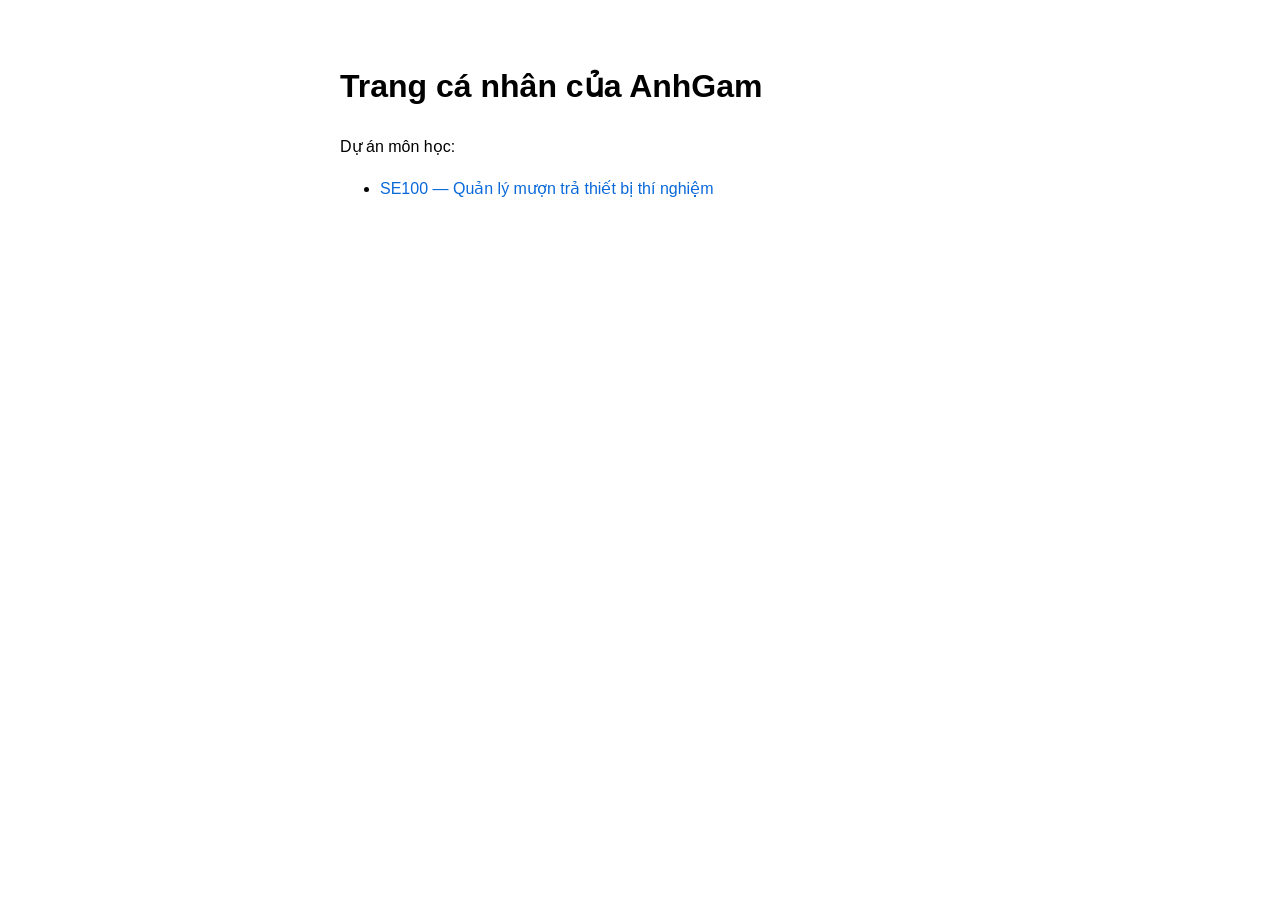
<file: index.html>
<!doctype html>
<html lang="vi">
<head>
  <meta charset="utf-8">
  <meta name="viewport" content="width=device-width, initial-scale=1">
  <title>AnhGam</title>
  <style>
    body {
      font-family: -apple-system, BlinkMacSystemFont, "Segoe UI", Roboto, sans-serif;
      padding: 40px;
      line-height: 1.6;
      max-width: 600px;
      margin: 0 auto;
    }
    a {
      color: #0969da;
      text-decoration: none;
    }
    a:hover {
      text-decoration: underline;
    }
  </style>
</head>
<body>
  <h1>Trang cá nhân của AnhGam</h1>
  <p>Dự án môn học:</p>
  <ul>
    <li><a href="se100/">SE100 — Quản lý mượn trả thiết bị thí nghiệm</a></li>
  </ul>
</body>
</html>
</file>
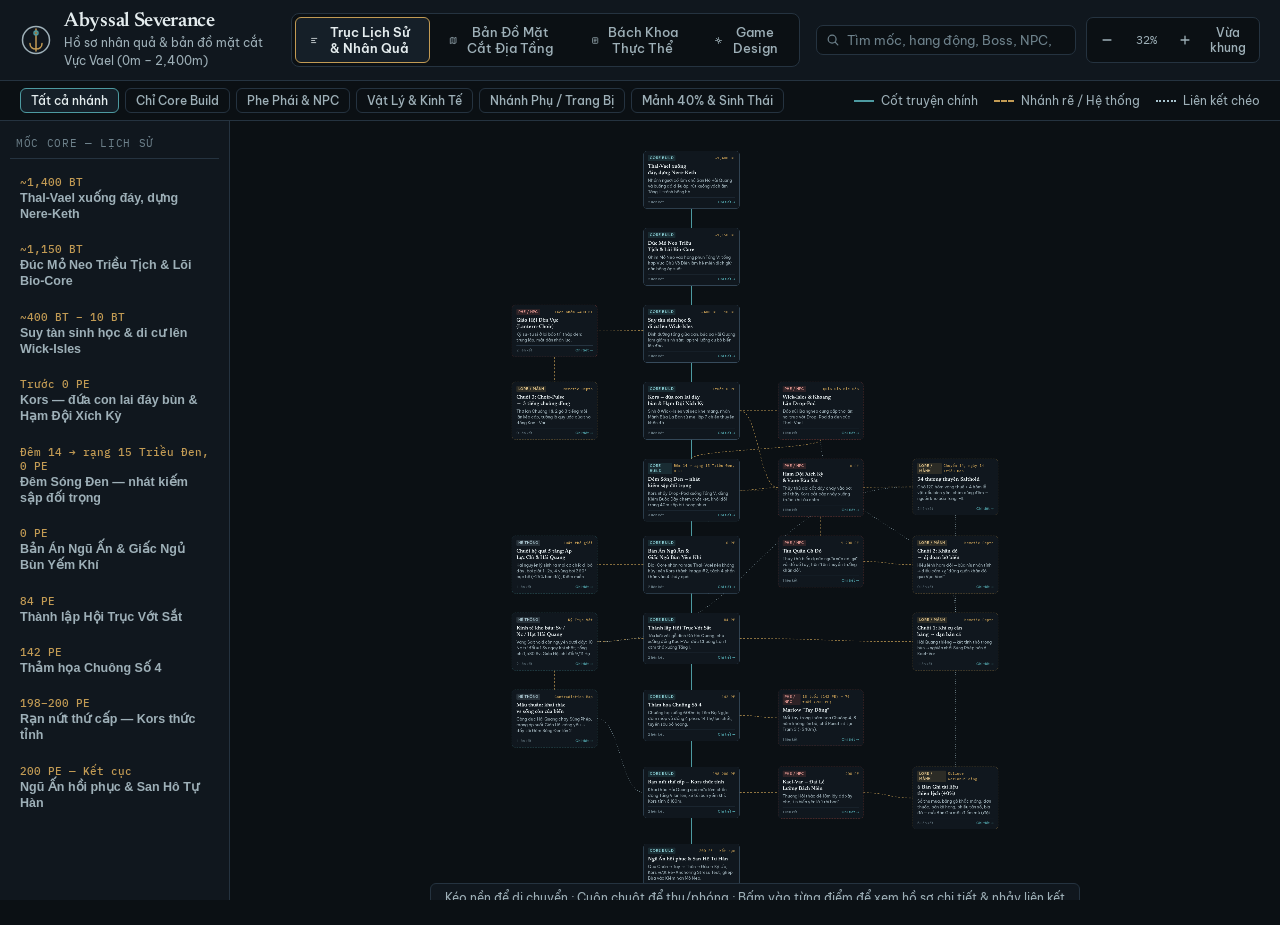
<file: abyssal-severance/index.html>
<!DOCTYPE html>
<html lang="vi">
<head>
  <meta charset="UTF-8" />
  <meta name="viewport" content="width=device-width, initial-scale=1.0" />
  <title>Abyssal Severance — Hồ Sơ Địa Tầng &amp; Nhân Quả</title>
  <link rel="preconnect" href="https://fonts.googleapis.com" />
  <link rel="preconnect" href="https://fonts.gstatic.com" crossorigin />
  <link href="https://fonts.googleapis.com/css2?family=Be+Vietnam+Pro:wght@400;500;600;700&family=IBM+Plex+Mono:wght@400;500;600&family=Newsreader:opsz,wght@6..72,500;6..72,600&display=swap" rel="stylesheet" />
  <link rel="stylesheet" href="styles.css" />
</head>
<body>
  <header class="topbar">
    <div class="brand">
      <svg class="brand-sigil" width="32" height="32" viewBox="0 0 32 32" fill="none" aria-hidden="true">
        <circle cx="16" cy="16" r="13.5" stroke="currentColor" stroke-width="1.5" />
        <path d="M16 5V27M10 19.5C10 23 12.6 25 16 25C19.4 25 22 23 22 19.5" stroke="#c29b54" stroke-width="1.5" stroke-linecap="round" />
        <circle cx="16" cy="9" r="2" stroke="#4d9aa1" stroke-width="1.5" />
      </svg>
      <div class="brand-text">
        <h1>Abyssal Severance</h1>
        <p class="subtitle">Hồ sơ nhân quả &amp; bản đồ mặt cắt Vực Vael (0m – 2,400m)</p>
      </div>
    </div>

    <nav class="tab-switcher" role="tablist" aria-label="Chế độ xem">
      <button class="tab-btn active" data-tab="timeline" role="tab" aria-selected="true">
        <svg width="15" height="15" viewBox="0 0 16 16" fill="none" aria-hidden="true">
          <path d="M3 4H13M3 8H9M3 12H11" stroke="currentColor" stroke-width="1.5" stroke-linecap="round" />
        </svg>
        <span>Trục Lịch Sử &amp; Nhân Quả</span>
      </button>
      <button class="tab-btn" data-tab="map" role="tab" aria-selected="false">
        <svg width="15" height="15" viewBox="0 0 16 16" fill="none" aria-hidden="true">
          <path d="M2.5 3.5L6 2L10 3.5L13.5 2V12.5L10 14L6 12.5L2.5 14V3.5Z" stroke="currentColor" stroke-width="1.4" stroke-linejoin="round" />
          <path d="M6 2V12.5M10 3.5V14" stroke="currentColor" stroke-width="1.2" />
        </svg>
        <span>Bản Đồ Mặt Cắt Địa Tầng</span>
      </button>
      <button class="tab-btn" data-tab="codex" role="tab" aria-selected="false">
        <svg width="15" height="15" viewBox="0 0 16 16" fill="none" aria-hidden="true">
          <rect x="3" y="2.5" width="10" height="11" rx="1.5" stroke="currentColor" stroke-width="1.4" />
          <path d="M6 5.5H10M6 8H10M6 10.5H8.5" stroke="currentColor" stroke-width="1.3" stroke-linecap="round" />
        </svg>
        <span>Bách Khoa Thực Thể</span>
      </button>
      <button class="tab-btn" data-tab="design" role="tab" aria-selected="false">
        <svg width="15" height="15" viewBox="0 0 16 16" fill="none" aria-hidden="true">
          <circle cx="8" cy="8" r="2" stroke="currentColor" stroke-width="1.4" />
          <path d="M8 6V2.5M8 10V13.5M6 8H2.5M10 8H13.5M6.6 6.6L4 4M9.4 9.4L12 12" stroke="currentColor" stroke-width="1.3" stroke-linecap="round" />
        </svg>
        <span>Game Design</span>
      </button>
    </nav>

    <div class="toolbar-actions">
      <div class="search-wrap">
        <svg class="search-icon" width="14" height="14" viewBox="0 0 16 16" fill="none" aria-hidden="true">
          <circle cx="7" cy="7" r="4.5" stroke="currentColor" stroke-width="1.4" />
          <path d="M10.5 10.5L13.5 13.5" stroke="currentColor" stroke-width="1.4" stroke-linecap="round" />
        </svg>
        <input id="search-input" type="search" placeholder="Tìm mốc, hang động, Boss, NPC, độ sâu..." autocomplete="off" />
        <div id="search-results" class="search-results hidden"></div>
      </div>
      <div class="zoom-controls" aria-label="Thu phóng bản đồ">
        <button id="btn-zoom-out" type="button" title="Thu nhỏ" aria-label="Thu nhỏ">
          <svg width="14" height="14" viewBox="0 0 16 16" fill="none"><path d="M3.5 8H12.5" stroke="currentColor" stroke-width="1.5" stroke-linecap="round" /></svg>
        </button>
        <span id="zoom-label">100%</span>
        <button id="btn-zoom-in" type="button" title="Phóng to" aria-label="Phóng to">
          <svg width="14" height="14" viewBox="0 0 16 16" fill="none"><path d="M8 3.5V12.5M3.5 8H12.5" stroke="currentColor" stroke-width="1.5" stroke-linecap="round" /></svg>
        </button>
        <button id="btn-fit" type="button" title="Căn vừa màn hình">Vừa khung</button>
      </div>
    </div>
  </header>

  <div class="filter-bar">
    <div class="filter-group" id="filter-group-timeline">
      <button class="filter-pill active" data-filter="all">Tất cả nhánh</button>
      <button class="filter-pill" data-filter="core-only">Chỉ Core Build</button>
      <button class="filter-pill" data-filter="faction">Phe Phái &amp; NPC</button>
      <button class="filter-pill" data-filter="system">Vật Lý &amp; Kinh Tế</button>
      <button class="filter-pill" data-filter="branch">Nhánh Phụ / Trang Bị</button>
      <button class="filter-pill" data-filter="lore">Mảnh 40% &amp; Sinh Thái</button>
    </div>

    <div class="filter-group hidden" id="filter-group-map">
      <button class="map-layer-pill active" data-layer="all">Toàn mặt cắt</button>
      <button class="map-layer-pill" data-layer="regions">Vùng &amp; Hang</button>
      <button class="map-layer-pill" data-layer="stations">Chuông &amp; NPC</button>
      <button class="map-layer-pill" data-layer="bosses">Đấu trường Boss</button>
      <button class="map-layer-pill" data-layer="fragments">Mảnh 40% &amp; Kho báu</button>
    </div>

    <div class="filter-group hidden" id="filter-group-codex">
      <button class="codex-filter-pill active" data-cat="all">Tất cả (77)</button>
      <button class="codex-filter-pill" data-cat="material">Vật liệu (12)</button>
      <button class="codex-filter-pill" data-cat="character">Nhân vật &amp; Boss (11)</button>
      <button class="codex-filter-pill" data-cat="mob">Quái vật (14)</button>
      <button class="codex-filter-pill" data-cat="gear">Trang bị (5)</button>
      <button class="codex-filter-pill" data-cat="vessel">Hóa Hình (5)</button>
      <button class="codex-filter-pill" data-cat="poi">Địa điểm (30)</button>
    </div>

    <div class="filter-group hidden" id="filter-group-design">
      <button class="design-filter-pill active" data-status="all">Tất cả quyết định</button>
      <button class="design-filter-pill" data-status="locked">Đã chốt</button>
      <button class="design-filter-pill" data-status="open">Đề xuất / chưa chốt</button>
    </div>

    <div class="legend" id="legend-timeline">
      <span class="legend-item"><i class="line-core"></i> Cốt truyện chính</span>
      <span class="legend-item"><i class="line-branch"></i> Nhánh rẽ / Hệ thống</span>
      <span class="legend-item"><i class="line-loop"></i> Liên kết chéo</span>
    </div>

    <div class="legend hidden" id="legend-map">
      <span class="legend-item"><i class="line-cable"></i> Cáp tời</span>
      <span class="legend-item"><i class="line-shortcut"></i> Lối tắt vòng lặp</span>
      <span class="legend-item"><i class="line-swim"></i> Bơi 360°</span>
      <span class="legend-item"><i class="line-gate"></i> Cổng phong ấn</span>
    </div>
  </div>

  <main class="workspace">
    <aside class="quick-nav" id="quick-nav" aria-label="Điều hướng nhanh"></aside>

    <section class="viewport" id="viewport">
      <div class="canvas-stage" id="canvas-stage">
        <svg class="map-underlay hidden" id="map-underlay" aria-hidden="true"></svg>
        <svg class="edges-svg" id="edges-svg"></svg>
        <div class="nodes-layer" id="nodes-layer"></div>
      </div>

      <div class="hint-bar" id="hint-pill">
        Kéo nền để di chuyển · Cuộn chuột để thu/phóng · Bấm vào từng điểm để xem hồ sơ chi tiết &amp; nhảy liên kết
      </div>
    </section>

    <section class="codex-view hidden" id="codex-view" aria-label="Bách Khoa Thực Thể"></section>

    <aside class="detail-drawer hidden" id="detail-drawer" aria-live="polite">
      <div class="drawer-header">
        <div class="drawer-nav-row">
          <button id="btn-history-back" class="icon-btn hidden" type="button">← Quay lại</button>
          <button id="btn-close-drawer" class="icon-btn" type="button" title="Đóng bảng chi tiết" aria-label="Đóng bảng chi tiết">Đóng</button>
        </div>
        <div id="drawer-badges" class="drawer-badges"></div>
        <h2 id="drawer-title"></h2>
        <p id="drawer-subtitle" class="drawer-subtitle"></p>
      </div>
      <div id="drawer-body" class="drawer-body"></div>
    </aside>
  </main>

  <script src="data-timeline.js"></script>
  <script src="data-map.js"></script>
  <script src="data-entities.js"></script>
  <script src="data-design.js"></script>
  <script src="app.js"></script>
</body>
</html>
</file>
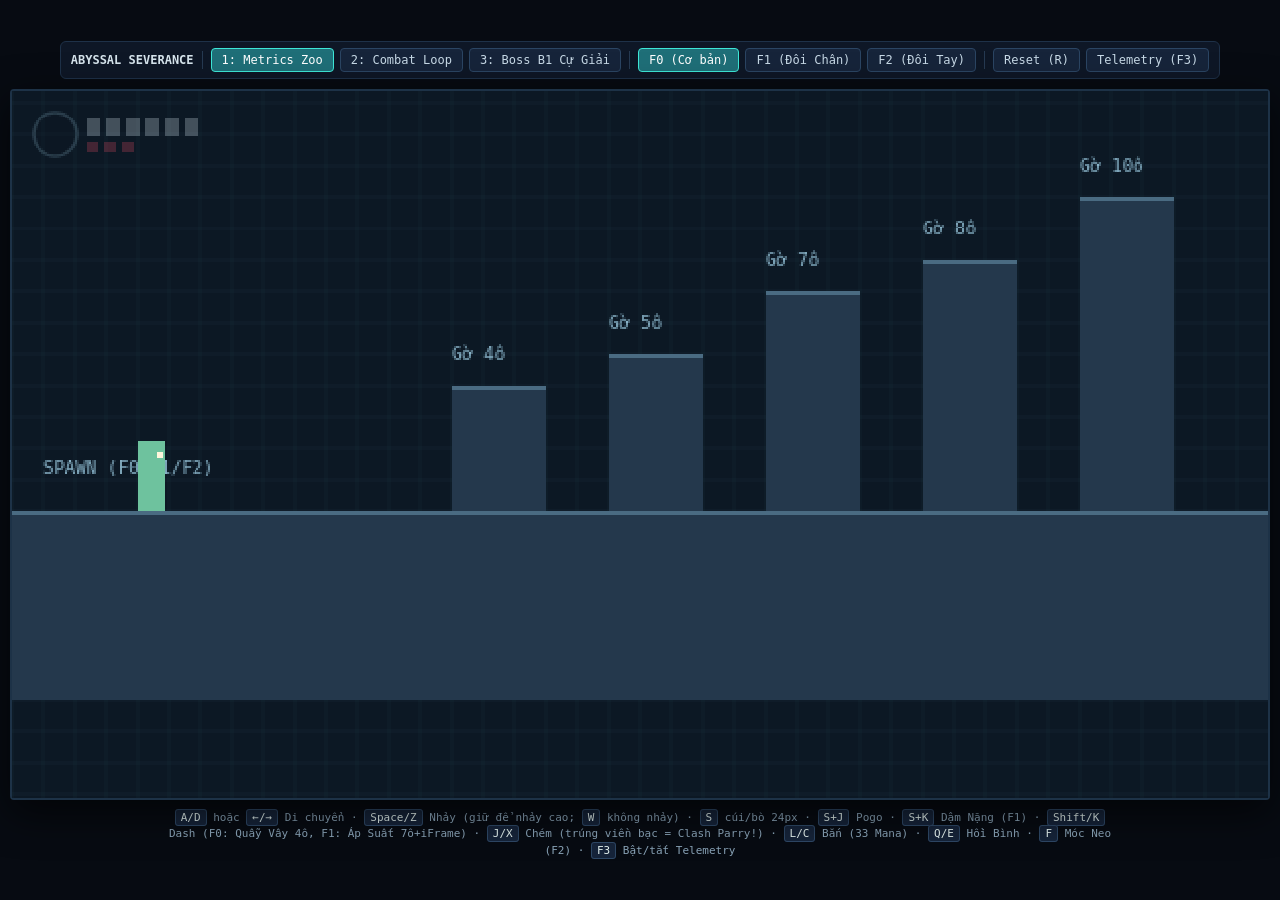
<file: abyssal-severance/greybox/index.html>
<!DOCTYPE html>
<html lang="vi">
<head>
<meta charset="UTF-8">
<meta name="viewport" content="width=device-width,initial-scale=1">
<title>Abyssal Severance — Greybox 1–3 (640×360 Pixel-Perfect)</title>
<style>
  * { box-sizing: border-box; margin: 0; padding: 0; }
  body {
    background: #070b12; color: #d6e4ec; font-family: ui-monospace, SFMono-Regular, Consolas, monospace;
    display: flex; flex-direction: column; align-items: center; justify-content: center; min-height: 100vh; gap: 10px;
    user-select: none;
  }
  .bar {
    display: flex; flex-wrap: wrap; gap: 6px; align-items: center; justify-content: center;
    background: #0e1726; border: 1px solid #1e3148; padding: 6px 10px; border-radius: 6px; font-size: 12px;
  }
  .bar button {
    background: #16243a; color: #c7d9e6; border: 1px solid #2b4563; padding: 4px 10px; border-radius: 4px;
    cursor: pointer; font: inherit;
  }
  .bar button:hover { background: #1f3350; }
  .bar button.active { background: #1f6f78; border-color: #3ee8d8; color: #fff; }
  .sep { width: 1px; height: 18px; background: #263a52; margin: 0 2px; }
  #stage-wrap {
    position: relative; background: #000; border: 2px solid #1d3247; border-radius: 4px;
    box-shadow: 0 12px 40px rgba(0,0,0,.65); line-height: 0;
  }
  canvas {
    display: block;
    width: min(1280px, calc(100vw - 24px), calc((100vh - 110px) * 16 / 9));
    aspect-ratio: 16 / 9; height: auto;
    image-rendering: pixelated; image-rendering: crisp-edges;
  }
  .keys { font-size: 11px; color: #8aa4b8; text-align: center; max-width: 960px; line-height: 1.5; }
  kbd { background: #16243a; border: 1px solid #2e4866; padding: 1px 5px; border-radius: 3px; color: #e6f4f1; }
</style>
</head>
<body>
  <div class="bar">
    <strong>ABYSSAL SEVERANCE</strong>
    <span class="sep"></span>
    <button data-scene="zoo" class="active">1: Metrics Zoo</button>
    <button data-scene="combat">2: Combat Loop</button>
    <button data-scene="boss1">3: Boss B1 Cự Giải</button>
    <span class="sep"></span>
    <button data-form="F0" class="active">F0 (Cơ bản)</button>
    <button data-form="F1">F1 (Đôi Chân)</button>
    <button data-form="F2">F2 (Đôi Tay)</button>
    <span class="sep"></span>
    <button id="btn-reset">Reset (R)</button>
    <button id="btn-hud">Telemetry (F3)</button>
  </div>
  <div id="stage-wrap">
    <canvas id="game" width="640" height="360"></canvas>
  </div>
  <div class="keys">
    <kbd>A/D</kbd> hoặc <kbd>←/→</kbd> Di chuyển · <kbd>Space/Z</kbd> Nhảy (giữ để nhảy cao; <kbd>W</kbd> không nhảy) · <kbd>S</kbd> cúi/bò 24px · <kbd>S+J</kbd> Pogo · <kbd>S+K</kbd> Dậm Nặng (F1) ·
    <kbd>Shift/K</kbd> Dash (F0: Quẫy Vây 4ô, F1: Áp Suất 7ô+iFrame) · <kbd>J/X</kbd> Chém (trúng viền bạc = Clash Parry!) ·
    <kbd>L/C</kbd> Bắn (33 Mana) · <kbd>Q/E</kbd> Hồi Bình · <kbd>F</kbd> Móc Neo (F2) · <kbd>F3</kbd> Bật/tắt Telemetry
  </div>
  <script src="game.js"></script>
</body>
</html>
</file>
<file: abyssal-severance/styles.css>
:root {
  --bg-ground: #0b1014;
  --bg-surface: #10171e;
  --bg-elevated: #151f28;
  --bg-hover: #1b2733;
  --border: #253340;
  --border-strong: #374b5c;

  --ink: #e4ecee;
  --ink-muted: #9eb0b8;
  --ink-dim: #6e828c;

  --accent-brass: #c29b54;
  --accent-teal: #4d9aa1;
  --accent-rust: #b8534b;
  --accent-salt: #a7c2cc;
  --accent-amber: #c97b3b;

  --font-display: "Newsreader", Georgia, serif;
  --font-sans: "Be Vietnam Pro", system-ui, -apple-system, sans-serif;
  --font-mono: "IBM Plex Mono", ui-monospace, monospace;

  --ease-out: cubic-bezier(0.22, 1, 0.36, 1);
}

*, *::before, *::after {
  box-sizing: border-box;
  margin: 0;
  padding: 0;
}

::selection {
  background: rgba(194, 155, 84, 0.28);
  color: var(--ink);
}

::-webkit-scrollbar {
  width: 8px;
  height: 8px;
}

::-webkit-scrollbar-track {
  background: var(--bg-ground);
}

::-webkit-scrollbar-thumb {
  background: var(--border-strong);
  border-radius: 4px;
}

::-webkit-scrollbar-thumb:hover {
  background: var(--ink-dim);
}

:focus-visible {
  outline: 2px solid var(--accent-brass);
  outline-offset: 2px;
}

html, body {
  height: 100%;
  overflow: hidden;
  background: var(--bg-ground);
  color: var(--ink);
  font-family: var(--font-sans);
  font-size: 14px;
  line-height: 1.5;
  -webkit-font-smoothing: antialiased;
}

/* Top Bar */
.topbar {
  display: flex;
  align-items: center;
  justify-content: space-between;
  gap: 16px;
  padding: 10px 20px;
  background: var(--bg-surface);
  border-bottom: 1px solid var(--border);
  position: relative;
  z-index: 30;
}

.brand {
  display: flex;
  align-items: center;
  gap: 12px;
  min-width: 0;
}

.brand-sigil {
  color: var(--ink-muted);
  flex-shrink: 0;
}

.brand-text h1 {
  font-family: var(--font-display);
  font-size: 20px;
  font-weight: 600;
  letter-spacing: -0.015em;
  line-height: 1.15;
  color: var(--ink);
  text-wrap: balance;
}

.subtitle {
  font-size: 12px;
  color: var(--ink-muted);
  margin-top: 1px;
  text-wrap: pretty;
}

/* Tabs */
.tab-switcher {
  display: flex;
  background: var(--bg-ground);
  padding: 3px;
  border-radius: 8px;
  border: 1px solid var(--border);
  gap: 4px;
}

.tab-btn {
  border: 1px solid transparent;
  background: transparent;
  color: var(--ink-muted);
  padding: 6px 14px;
  border-radius: 6px;
  font-family: var(--font-sans);
  font-size: 13px;
  font-weight: 500;
  cursor: pointer;
  display: inline-flex;
  align-items: center;
  gap: 7px;
  transition: background-color 0.16s var(--ease-out), color 0.16s var(--ease-out), border-color 0.16s var(--ease-out);
}

.tab-btn:hover {
  color: var(--ink);
  background: var(--bg-elevated);
}

.tab-btn.active {
  background: var(--bg-elevated);
  color: var(--ink);
  border-color: var(--accent-brass);
  font-weight: 600;
}

/* Search & Zoom */
.toolbar-actions {
  display: flex;
  align-items: center;
  gap: 10px;
}

.search-wrap {
  position: relative;
}

.search-icon {
  position: absolute;
  left: 10px;
  top: 50%;
  transform: translateY(-50%);
  color: var(--ink-dim);
  pointer-events: none;
}

#search-input {
  width: 260px;
  padding: 6px 11px 6px 30px;
  border-radius: 7px;
  border: 1px solid var(--border);
  background: var(--bg-ground);
  color: var(--ink);
  font-family: var(--font-sans);
  font-size: 13px;
}

#search-input::placeholder {
  color: var(--ink-dim);
}

#search-input:focus {
  border-color: var(--accent-teal);
  outline: none;
}

.search-results {
  position: absolute;
  top: calc(100% + 6px);
  right: 0;
  width: 360px;
  max-height: 340px;
  overflow-y: auto;
  background: var(--bg-surface);
  border: 1px solid var(--border-strong);
  border-radius: 8px;
  box-shadow: 0 14px 30px rgba(0, 0, 0, 0.5);
  z-index: 60;
}

.search-item {
  padding: 9px 12px;
  border-bottom: 1px solid var(--border);
  cursor: pointer;
  display: flex;
  flex-direction: column;
  gap: 2px;
}

.search-item:last-child {
  border-bottom: none;
}

.search-item:hover {
  background: var(--bg-elevated);
}

.search-item-title {
  font-size: 13px;
  font-weight: 600;
  color: var(--ink);
}

.search-item-meta {
  font-size: 11.5px;
  color: var(--ink-muted);
}

.zoom-controls {
  display: flex;
  align-items: center;
  gap: 2px;
  background: var(--bg-ground);
  border: 1px solid var(--border);
  border-radius: 7px;
  padding: 3px 5px;
}

.zoom-controls button {
  background: transparent;
  border: none;
  color: var(--ink-muted);
  padding: 4px 8px;
  border-radius: 5px;
  cursor: pointer;
  font-family: var(--font-sans);
  font-size: 12px;
  font-weight: 500;
  display: inline-flex;
  align-items: center;
}

.zoom-controls button:hover {
  color: var(--ink);
  background: var(--bg-elevated);
}

#zoom-label {
  font-family: var(--font-mono);
  font-variant-numeric: tabular-nums;
  font-size: 11.5px;
  color: var(--ink-muted);
  min-width: 44px;
  text-align: center;
}

/* Filter Bar */
.filter-bar {
  display: flex;
  align-items: center;
  justify-content: space-between;
  gap: 12px;
  padding: 7px 20px;
  background: var(--bg-ground);
  border-bottom: 1px solid var(--border);
  font-size: 12px;
  flex-wrap: wrap;
}

.filter-group {
  display: flex;
  align-items: center;
  gap: 6px;
  flex-wrap: wrap;
}

.filter-pill, .map-layer-pill, .codex-filter-pill, .design-filter-pill {
  border: 1px solid var(--border);
  background: transparent;
  color: var(--ink-muted);
  padding: 4px 10px;
  border-radius: 6px;
  font-family: var(--font-sans);
  font-size: 12px;
  font-weight: 500;
  cursor: pointer;
  transition: border-color 0.14s var(--ease-out), color 0.14s var(--ease-out), background-color 0.14s var(--ease-out);
}

.filter-pill:hover, .map-layer-pill:hover, .codex-filter-pill:hover, .design-filter-pill:hover {
  color: var(--ink);
  border-color: var(--border-strong);
}

.filter-pill.active, .map-layer-pill.active, .codex-filter-pill.active, .design-filter-pill.active {
  background: var(--bg-elevated);
  border-color: var(--accent-teal);
  color: var(--ink);
}

.legend {
  display: flex;
  align-items: center;
  gap: 16px;
  color: var(--ink-muted);
  font-size: 12px;
}

.legend-item {
  display: inline-flex;
  align-items: center;
  gap: 7px;
}

.line-core, .line-branch, .line-loop, .line-cable, .line-shortcut, .line-swim, .line-gate {
  display: inline-block;
  width: 20px;
  height: 0;
}

.line-core { border-top: 2.5px solid var(--accent-teal); }
.line-branch { border-top: 2px dashed var(--accent-brass); }
.line-loop { border-top: 2px dotted var(--accent-salt); }
.line-cable { border-top: 2px solid var(--accent-brass); }
.line-shortcut { border-top: 2px dashed var(--accent-amber); }
.line-swim { border-top: 2.5px solid var(--accent-teal); }
.line-gate { border-top: 2.5px solid var(--accent-rust); }

/* Workspace Layout */
.workspace {
  position: relative;
  height: calc(100vh - 96px);
  display: flex;
  overflow: hidden;
}

/* Quick Nav Left */
.quick-nav {
  width: 230px;
  flex-shrink: 0;
  background: var(--bg-surface);
  border-right: 1px solid var(--border);
  padding: 12px 10px;
  overflow-y: auto;
  display: flex;
  flex-direction: column;
  gap: 4px;
  z-index: 15;
}

.quick-nav-title {
  font-family: var(--font-mono);
  font-size: 11px;
  text-transform: uppercase;
  letter-spacing: 0.06em;
  color: var(--ink-dim);
  padding: 2px 6px 6px;
  border-bottom: 1px solid var(--border);
  margin-bottom: 4px;
}

.quick-item {
  text-align: left;
  background: transparent;
  border: 1px solid transparent;
  border-radius: 6px;
  padding: 7px 9px;
  color: var(--ink-muted);
  cursor: pointer;
  transition: background-color 0.14s var(--ease-out), border-color 0.14s var(--ease-out), color 0.14s var(--ease-out);
}

.quick-item:hover, .quick-item.active {
  background: var(--bg-elevated);
  border-color: var(--border-strong);
  color: var(--ink);
}

.quick-item.active {
  border-color: var(--accent-brass);
}

.quick-item-tag {
  display: block;
  font-family: var(--font-mono);
  font-variant-numeric: tabular-nums;
  font-size: 11px;
  color: var(--accent-brass);
  font-weight: 500;
  margin-bottom: 1px;
}

.quick-item-name {
  font-size: 12.5px;
  font-weight: 600;
  line-height: 1.3;
}

/* Viewport & Canvas */
.viewport {
  flex: 1;
  position: relative;
  overflow: hidden;
  cursor: grab;
  background-color: var(--bg-ground);
}

.viewport.dragging {
  cursor: grabbing;
}

.canvas-stage {
  position: absolute;
  top: 0;
  left: 0;
  transform-origin: 0 0;
  will-change: transform;
}

.map-underlay, .edges-svg {
  position: absolute;
  top: 0;
  left: 0;
  pointer-events: none;
  overflow: visible;
}

.edge-path {
  fill: none;
  transition: opacity 0.18s var(--ease-out);
}

.edge-core {
  stroke: var(--accent-teal);
  stroke-width: 2.5;
}

.edge-branch {
  stroke: var(--accent-brass);
  stroke-width: 1.8;
  stroke-dasharray: 6 5;
  opacity: 0.78;
}

.edge-loop {
  stroke: var(--accent-salt);
  stroke-width: 1.6;
  stroke-dasharray: 2 5;
  opacity: 0.72;
}

.edge-dimmed {
  opacity: 0.14 !important;
}

.edge-highlight {
  opacity: 1 !important;
  stroke-width: 3.2 !important;
  stroke: var(--accent-brass) !important;
}

/* Tree Nodes (Tab 1) */
.nodes-layer {
  position: absolute;
  top: 0;
  left: 0;
}

.tree-node {
  position: absolute;
  border-radius: 10px;
  padding: 11px 13px;
  cursor: pointer;
  user-select: none;
  transition: transform 0.14s var(--ease-out), border-color 0.14s var(--ease-out), opacity 0.18s var(--ease-out);
}

.tree-node.is-core {
  width: 300px;
  background: var(--bg-surface);
  border: 1px solid var(--border-strong);
}

.tree-node.is-branch {
  width: 266px;
  background: var(--bg-surface);
  border: 1px dashed var(--border-strong);
}

.tree-node.cat-faction { border-color: rgba(184, 83, 75, 0.55); }
.tree-node.cat-system { border-color: rgba(77, 154, 161, 0.55); }
.tree-node.cat-lore { border-color: rgba(194, 155, 84, 0.55); }

.tree-node:hover {
  transform: translateY(-2px);
  border-color: var(--accent-salt);
  z-index: 8;
}

.tree-node.selected {
  border-style: solid !important;
  border-color: var(--accent-brass) !important;
  background: var(--bg-elevated);
  z-index: 12;
}

.tree-node.node-dimmed, .map-pin.node-dimmed {
  opacity: 0.18;
}

.node-top {
  display: flex;
  align-items: center;
  justify-content: space-between;
  gap: 6px;
  margin-bottom: 6px;
}

.node-kind {
  font-size: 10.5px;
  font-weight: 600;
  letter-spacing: 0.04em;
  text-transform: uppercase;
  padding: 2px 6px;
  border-radius: 4px;
}

.kind-core { background: rgba(77, 154, 161, 0.16); color: #87c8ce; }
.kind-branch { background: rgba(201, 123, 59, 0.16); color: #dfb182; }
.kind-faction { background: rgba(184, 83, 75, 0.18); color: #df9690; }
.kind-system { background: rgba(167, 194, 204, 0.15); color: var(--accent-salt); }
.kind-lore { background: rgba(194, 155, 84, 0.16); color: #dcc089; }

.node-meta {
  font-family: var(--font-mono);
  font-variant-numeric: tabular-nums;
  font-size: 11px;
  color: var(--accent-brass);
  font-weight: 500;
}

.node-title {
  font-family: var(--font-display);
  font-size: 16px;
  font-weight: 600;
  line-height: 1.25;
  color: var(--ink);
  margin-bottom: 4px;
  text-wrap: balance;
}

.node-summary {
  font-size: 12.5px;
  line-height: 1.45;
  color: var(--ink-muted);
  display: -webkit-box;
  -webkit-line-clamp: 3;
  -webkit-box-orient: vertical;
  overflow: hidden;
  text-wrap: pretty;
}

.node-footer {
  margin-top: 8px;
  padding-top: 6px;
  border-top: 1px solid var(--border);
  display: flex;
  align-items: center;
  justify-content: space-between;
  font-size: 11px;
  color: var(--ink-dim);
}

.node-footer span.cta {
  color: var(--accent-teal);
  font-weight: 600;
}

/* Interactive Bathymetric Map Pins (Tab 2) */
.map-pin {
  position: absolute;
  transform: translate(-50%, -50%);
  display: flex;
  align-items: center;
  gap: 8px;
  padding: 6px 10px;
  border-radius: 8px;
  background: var(--bg-surface);
  border: 1px solid var(--border-strong);
  color: var(--ink);
  cursor: pointer;
  user-select: none;
  max-width: 245px;
  transition: transform 0.14s var(--ease-out), border-color 0.14s var(--ease-out), background-color 0.14s var(--ease-out), opacity 0.18s var(--ease-out);
  z-index: 4;
}

.map-pin:hover {
  transform: translate(-50%, calc(-50% - 2px));
  border-color: var(--accent-salt);
  background: var(--bg-elevated);
  z-index: 9;
}

.map-pin.selected {
  border-color: var(--accent-brass);
  background: var(--bg-hover);
  z-index: 12;
}

.map-pin.pin-region { border-color: var(--accent-teal); }
.map-pin.pin-boss { border-color: var(--accent-rust); background: #1a1215; }
.map-pin.pin-bell { border-color: var(--accent-brass); }
.map-pin.pin-cave { border-color: var(--border-strong); }
.map-pin.pin-loot { border-color: var(--accent-amber); }
.map-pin.pin-hub { border-color: var(--accent-salt); background: #122028; }

.pin-icon {
  flex-shrink: 0;
  display: flex;
  align-items: center;
  justify-content: center;
  width: 22px;
  height: 22px;
  border-radius: 5px;
  background: var(--bg-ground);
  border: 1px solid var(--border);
}

.pin-boss .pin-icon { color: #e2837b; border-color: rgba(184, 83, 75, 0.5); }
.pin-bell .pin-icon { color: var(--accent-brass); border-color: rgba(194, 155, 84, 0.45); }
.pin-region .pin-icon, .pin-hub .pin-icon { color: #87c8ce; border-color: rgba(77, 154, 161, 0.45); }
.pin-loot .pin-icon { color: #dfb182; border-color: rgba(201, 123, 59, 0.45); }
.pin-cave .pin-icon { color: var(--accent-salt); }

.pin-body {
  min-width: 0;
  display: flex;
  flex-direction: column;
}

.pin-depth {
  font-family: var(--font-mono);
  font-variant-numeric: tabular-nums;
  font-size: 10.5px;
  color: var(--accent-brass);
  line-height: 1.1;
}

.pin-title {
  font-size: 12.5px;
  font-weight: 600;
  line-height: 1.25;
  color: var(--ink);
  white-space: nowrap;
  overflow: hidden;
  text-overflow: ellipsis;
}

/* SVG Map Underlay Styling */
.map-band-label {
  font-family: var(--font-display);
  font-size: 16px;
  font-weight: 600;
  fill: var(--ink-muted);
}

.map-band-meta {
  font-family: var(--font-mono);
  font-size: 11px;
  fill: var(--ink-dim);
}

.map-ruler-text {
  font-family: var(--font-mono);
  font-size: 11px;
  fill: var(--ink-dim);
}

.map-route-label {
  font-family: var(--font-sans);
  font-size: 11px;
  font-weight: 500;
  fill: var(--ink-muted);
}

/* Hint Bar */
.hint-bar {
  position: absolute;
  bottom: 12px;
  left: 50%;
  transform: translateX(-50%);
  background: var(--bg-surface);
  border: 1px solid var(--border);
  padding: 5px 14px;
  border-radius: 6px;
  font-size: 12px;
  color: var(--ink-muted);
  pointer-events: none;
  z-index: 12;
  white-space: nowrap;
}

/* Detail Drawer */
.detail-drawer {
  width: 440px;
  max-width: 92vw;
  flex-shrink: 0;
  background: var(--bg-surface);
  border-left: 1px solid var(--border-strong);
  display: flex;
  flex-direction: column;
  z-index: 25;
}

.detail-drawer.hidden {
  display: none;
}

.drawer-header {
  padding: 16px 20px 14px;
  border-bottom: 1px solid var(--border);
  background: var(--bg-ground);
}

.drawer-nav-row {
  display: flex;
  align-items: center;
  justify-content: space-between;
  margin-bottom: 10px;
}

.icon-btn {
  background: var(--bg-elevated);
  border: 1px solid var(--border);
  color: var(--ink);
  padding: 4px 10px;
  border-radius: 6px;
  cursor: pointer;
  font-family: var(--font-sans);
  font-size: 12px;
}

.icon-btn:hover {
  border-color: var(--accent-brass);
}

.drawer-badges {
  display: flex;
  flex-wrap: wrap;
  gap: 6px;
  margin-bottom: 8px;
}

.drawer-header h2 {
  font-family: var(--font-display);
  font-size: 21px;
  font-weight: 600;
  line-height: 1.25;
  color: var(--ink);
  text-wrap: balance;
}

.drawer-subtitle {
  font-family: var(--font-mono);
  font-size: 12px;
  color: var(--accent-brass);
  margin-top: 4px;
}

.drawer-body {
  padding: 16px 20px 28px;
  overflow-y: auto;
  display: flex;
  flex-direction: column;
  gap: 18px;
  max-width: 68ch;
}

.drawer-quote {
  padding: 11px 13px;
  border: 1px solid var(--border);
  background: var(--bg-ground);
  border-radius: 8px;
  font-size: 14px;
  line-height: 1.55;
  color: var(--ink);
  text-wrap: pretty;
}

.section-label {
  font-family: var(--font-mono);
  font-size: 11px;
  text-transform: uppercase;
  letter-spacing: 0.06em;
  color: var(--ink-dim);
  margin-bottom: 8px;
  font-weight: 500;
}

.causal-grid {
  display: flex;
  flex-direction: column;
  gap: 8px;
}

.causal-step {
  background: var(--bg-ground);
  border: 1px solid var(--border);
  border-radius: 8px;
  padding: 10px 12px;
}

.causal-step-label {
  font-size: 11px;
  font-weight: 600;
  color: var(--accent-teal);
  text-transform: uppercase;
  letter-spacing: 0.04em;
  margin-bottom: 3px;
}

.causal-step-label.cause { color: var(--accent-amber); }
.causal-step-label.effect { color: var(--accent-brass); }

.causal-step p {
  font-size: 13.5px;
  line-height: 1.5;
  color: var(--ink);
  text-wrap: pretty;
}

.rules-list {
  list-style: none;
  display: flex;
  flex-direction: column;
  gap: 7px;
}

.rules-list li {
  font-size: 13.5px;
  line-height: 1.5;
  color: var(--ink-muted);
  padding-left: 14px;
  position: relative;
}

.rules-list li::before {
  content: "";
  position: absolute;
  left: 0;
  top: 8px;
  width: 5px;
  height: 5px;
  background: var(--accent-teal);
  border-radius: 1px;
}

.rules-list strong {
  color: var(--ink);
}

.palette-row {
  display: flex;
  flex-wrap: wrap;
  gap: 8px;
}

.swatch {
  display: inline-flex;
  align-items: center;
  gap: 7px;
  padding: 4px 8px;
  background: var(--bg-ground);
  border: 1px solid var(--border);
  border-radius: 6px;
  font-family: var(--font-mono);
  font-size: 11.5px;
  color: var(--ink-muted);
}

.swatch-box {
  width: 14px;
  height: 14px;
  border-radius: 3px;
  border: 1px solid var(--border-strong);
}

.cross-links {
  display: flex;
  flex-direction: column;
  gap: 7px;
}

.cross-link-btn {
  width: 100%;
  text-align: left;
  background: var(--bg-ground);
  border: 1px solid var(--border);
  border-radius: 8px;
  padding: 9px 12px;
  cursor: pointer;
  display: flex;
  align-items: center;
  justify-content: space-between;
  gap: 8px;
  color: var(--ink);
  font-family: var(--font-sans);
  transition: border-color 0.14s var(--ease-out), background-color 0.14s var(--ease-out);
}

.cross-link-btn:hover {
  background: var(--bg-elevated);
  border-color: var(--accent-teal);
}

.cross-link-main {
  display: flex;
  flex-direction: column;
  gap: 2px;
}

.cross-link-title {
  font-size: 13px;
  font-weight: 600;
}

.cross-link-reason {
  font-size: 11.5px;
  color: var(--ink-muted);
}

.cross-link-tab {
  font-family: var(--font-mono);
  font-size: 11px;
  padding: 2px 7px;
  border-radius: 5px;
  background: var(--bg-elevated);
  border: 1px solid var(--border);
  color: var(--accent-brass);
  white-space: nowrap;
}

.sources-box {
  display: flex;
  flex-wrap: wrap;
  gap: 6px;
}

.source-chip {
  font-family: var(--font-mono);
  font-size: 11.5px;
  padding: 4px 8px;
  border-radius: 6px;
  background: var(--bg-ground);
  border: 1px solid var(--border);
  color: var(--ink-muted);
}

.hidden {
  display: none !important;
}

/* Drawer Hero Artwork & Sub-Entity Cards */
.drawer-hero {
  border-radius: 8px;
  overflow: hidden;
  border: 1px solid var(--border-strong);
  background: var(--bg-ground);
  aspect-ratio: 1 / 1;
  max-height: 280px;
  width: 100%;
}

.drawer-hero img {
  width: 100%;
  height: 100%;
  object-fit: cover;
  display: block;
}

.sub-entity-grid {
  display: flex;
  flex-direction: column;
  gap: 7px;
}

.sub-entity-card {
  width: 100%;
  display: flex;
  align-items: center;
  gap: 10px;
  padding: 7px 9px;
  border-radius: 8px;
  background: var(--bg-ground);
  border: 1px solid var(--border);
  color: var(--ink);
  text-align: left;
  cursor: pointer;
  font-family: var(--font-sans);
  transition: border-color 0.14s var(--ease-out), background-color 0.14s var(--ease-out);
}

.sub-entity-card:hover {
  background: var(--bg-elevated);
  border-color: var(--accent-brass);
}

.sub-entity-thumb {
  width: 44px;
  height: 44px;
  border-radius: 6px;
  object-fit: cover;
  flex-shrink: 0;
  border: 1px solid var(--border-strong);
  background: var(--bg-surface);
}

.sub-entity-info {
  min-width: 0;
  flex: 1;
  display: flex;
  flex-direction: column;
  gap: 2px;
}

.sub-entity-name {
  font-size: 13px;
  font-weight: 600;
  color: var(--ink);
  white-space: nowrap;
  overflow: hidden;
  text-overflow: ellipsis;
}

.sub-entity-meta {
  font-size: 11.5px;
  color: var(--ink-muted);
  white-space: nowrap;
  overflow: hidden;
  text-overflow: ellipsis;
}

/* Tab 3: Codex Grid */
.codex-view {
  flex: 1;
  overflow-y: auto;
  padding: 20px 24px 36px;
  background: var(--bg-ground);
}

.codex-grid {
  display: grid;
  grid-template-columns: repeat(auto-fill, minmax(220px, 1fr));
  gap: 14px;
  max-width: 1440px;
}

.codex-card {
  display: flex;
  flex-direction: column;
  text-align: left;
  background: var(--bg-surface);
  border: 1px solid var(--border);
  border-radius: 10px;
  overflow: hidden;
  cursor: pointer;
  color: var(--ink);
  font-family: var(--font-sans);
  transition: transform 0.14s var(--ease-out), border-color 0.14s var(--ease-out), background-color 0.14s var(--ease-out);
}

.codex-card:hover {
  transform: translateY(-2px);
  border-color: var(--accent-salt);
  background: var(--bg-elevated);
}

.codex-card.selected {
  border-color: var(--accent-brass);
  background: var(--bg-elevated);
}

.codex-card-img {
  width: 100%;
  aspect-ratio: 1 / 1;
  object-fit: cover;
  display: block;
  background: var(--bg-ground);
  border-bottom: 1px solid var(--border);
}

.codex-card-body {
  padding: 10px 12px 12px;
  display: flex;
  flex-direction: column;
  gap: 4px;
}

.codex-card-cat {
  font-family: var(--font-mono);
  font-size: 10.5px;
  text-transform: uppercase;
  letter-spacing: 0.05em;
  color: var(--accent-brass);
}

.codex-card-title {
  font-family: var(--font-display);
  font-size: 15.5px;
  font-weight: 600;
  line-height: 1.25;
  color: var(--ink);
}

.codex-card-meta {
  font-size: 12px;
  color: var(--ink-muted);
  display: -webkit-box;
  -webkit-line-clamp: 2;
  -webkit-box-orient: vertical;
  overflow: hidden;
}

@media (max-width: 960px) {
  .topbar {
    flex-wrap: wrap;
    padding: 10px 14px;
  }
  .quick-nav, .hint-bar {
    display: none;
  }
  .detail-drawer {
    position: absolute;
    right: 0;
    top: 0;
    bottom: 0;
    width: 100%;
    max-width: 100%;
  }
}

/* Game Design radial tree (Tab 4) */
.design-node.design-lvl-0 { width: 340px; border: 1.5px solid var(--accent-brass); background: var(--bg-elevated); }
.design-node.design-lvl-0 .node-title { font-size: 20px; }
.design-node.design-lvl-1 { width: 260px; border-color: rgba(77, 154, 161, 0.7); }
.design-node.design-lvl-2 { width: 232px; }
.design-node.design-lvl-2.status-locked { border-style: solid; border-color: rgba(77, 154, 161, 0.55); }
.design-node.design-lvl-2.status-open { border-style: dashed; border-color: rgba(201, 123, 59, 0.55); }
.doc-link { display: inline-block; font-family: var(--font-mono); font-size: 12px; color: var(--accent-brass); text-decoration: none; border: 1px solid var(--border-strong); border-radius: 6px; padding: 6px 10px; }
.doc-link:hover { border-color: var(--accent-brass); }
</file>
